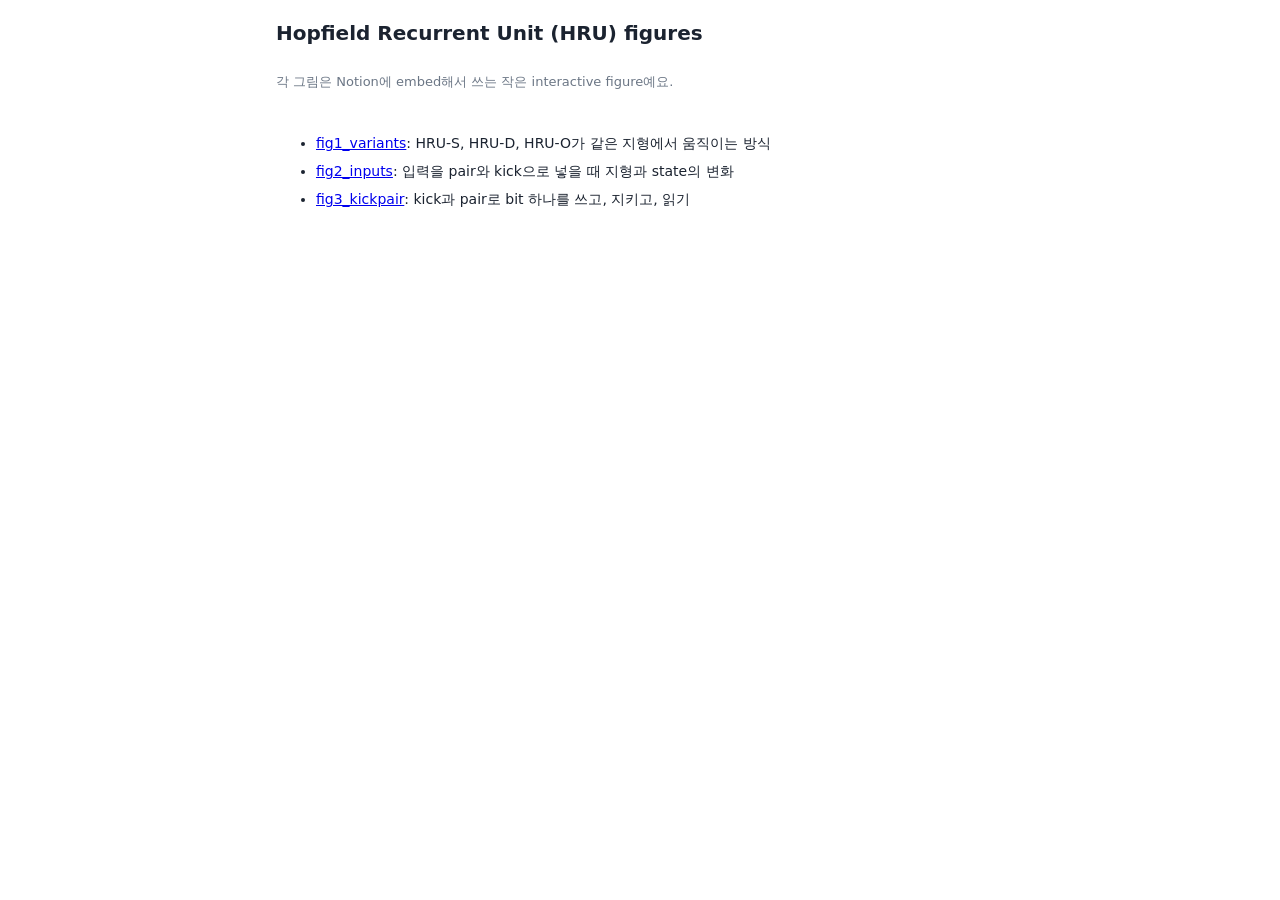
<file: index.html>
<!doctype html>
<html lang="ko">
<head>
<meta charset="utf-8">
<meta name="viewport" content="width=device-width, initial-scale=1">
<title>HRU figures</title>
<link rel="stylesheet" href="common.css">
</head>
<body>
<div class="wrap">
  <h1 style="font-size:20px;margin:6px 0 0">Hopfield Recurrent Unit (HRU) figures</h1>
  <p class="note">각 그림은 Notion에 embed해서 쓰는 작은 interactive figure예요.</p>
  <ul style="line-height:2">
    <li><a href="fig1_variants.html">fig1_variants</a>: HRU-S, HRU-D, HRU-O가 같은 지형에서 움직이는 방식</li>
    <li><a href="fig2_inputs.html">fig2_inputs</a>: 입력을 pair와 kick으로 넣을 때 지형과 state의 변화</li>
    <li><a href="fig3_kickpair.html">fig3_kickpair</a>: kick과 pair로 bit 하나를 쓰고, 지키고, 읽기</li>
  </ul>
</div>
</body>
</html>
</file>
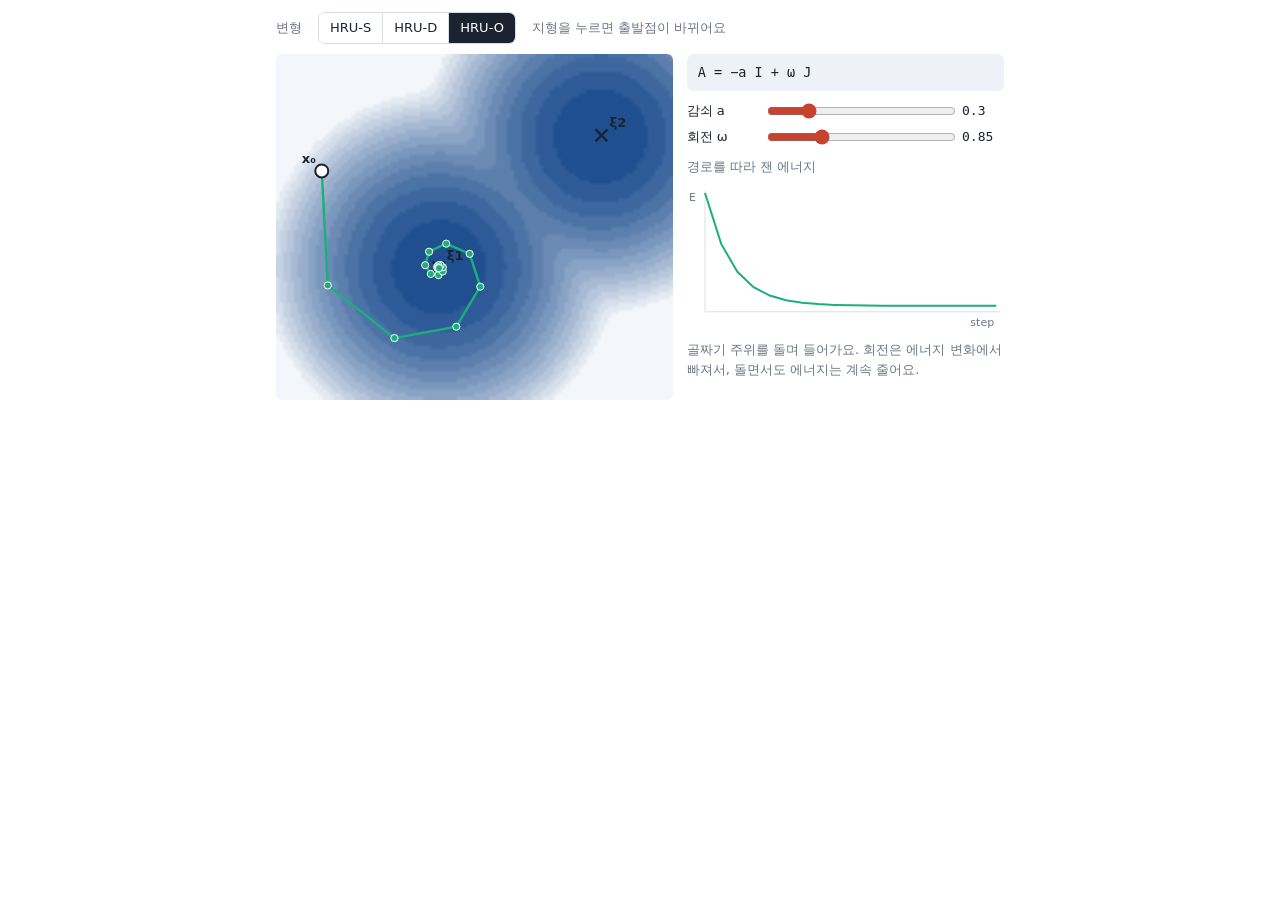
<file: fig1_variants.html>
<!doctype html>
<html lang="ko">
<head>
<meta charset="utf-8">
<meta name="viewport" content="width=device-width, initial-scale=1">
<title>HRU 변형별 움직임</title>
<link rel="stylesheet" href="common.css">
</head>
<body>
<div class="wrap">
  <div class="row">
    <span class="lbl">변형</span>
    <div class="seg" id="var" role="group" aria-label="HRU 변형"></div>
    <span class="note">지형을 누르면 출발점이 바뀌어요</span>
  </div>
  <div class="fig">
    <canvas id="map" aria-label="에너지 지형과 경로"></canvas>
    <div style="display:flex;flex-direction:column;gap:10px;min-width:0">
      <div class="read mono" id="eqA"></div>
      <div id="sliders" style="display:flex;flex-direction:column;gap:6px"></div>
      <div class="lbl">경로를 따라 잰 에너지</div>
      <canvas id="en" aria-label="에너지 변화"></canvas>
      <div class="note" id="say"></div>
    </div>
  </div>
</div>
<script src="common.js"></script>
<script>
(function () {
  var XI = [[0, 0], [3.2, 2.6]], B = 1, BOX = [-3.2, 4.6, -2.6, 4.2], STEPS = 18;
  var st = { v: "O", x0: [-2.3, 1.9], a: 0.45, af: 1.6, as: 0.12, ao: 0.3, w: 0.85 };
  var SL = {
    S: [["a", "감쇠 a", 0.05, 2, 0.05]],
    D: [["af", "빠른 방향", 0.05, 3, 0.05], ["as", "느린 방향", 0.01, 1, 0.01]],
    O: [["ao", "감쇠 a", 0, 1.5, 0.05], ["w", "회전 ω", 0, 3.1, 0.05]]
  };
  var EQ = { S: "A = −a I", D: "A = diag(−a_fast, −a_slow)", O: "A = −a I + ω J" };
  var SAY = {
    S: "모든 방향이 같은 속도라 골짜기로 곧게 들어가요.",
    D: "빠른 방향을 먼저 거의 다 가고, 느린 방향으로 천천히 내려가요.",
    O: "골짜기 주위를 돌며 들어가요. 회전은 에너지 변화에서 빠져서, 돌면서도 에너지는 계속 줄어요."
  };
  function P() {                                   // e^A for the current variant
    if (st.v === "S") { var e = Math.exp(-st.a); return [[e, 0], [0, e]]; }
    if (st.v === "D") return [[Math.exp(-st.af), 0], [0, Math.exp(-st.as)]];
    var r = Math.exp(-st.ao); return [[r * Math.cos(st.w), -r * Math.sin(st.w)], [r * Math.sin(st.w), r * Math.cos(st.w)]];
  }
  function path() {
    var M = P(), xs = [st.x0.slice()];
    for (var t = 0; t < STEPS; t++) {
      var x = xs[xs.length - 1], y = HRU.target2(x, XI, B), d = [x[0] - y[0], x[1] - y[1]];
      xs.push([y[0] + M[0][0] * d[0] + M[0][1] * d[1], y[1] + M[1][0] * d[0] + M[1][1] * d[1]]);
    }
    return xs;
  }
  function sliders() {
    var host = document.getElementById("sliders"); host.innerHTML = "";
    SL[st.v].forEach(function (s) {
      var id = "sl-" + s[0];
      host.insertAdjacentHTML("beforeend", '<div class="slider"><label for="' + id + '">' + s[1] + '</label><input type="range" id="' + id +
        '" min="' + s[2] + '" max="' + s[3] + '" step="' + s[4] + '" value="' + st[s[0]] + '"><span class="mono" id="' + id + '-v">' + st[s[0]] + '</span></div>');
      var el = document.getElementById(id);
      el.addEventListener("input", function () { st[s[0]] = +el.value; document.getElementById(id + "-v").textContent = el.value; draw(); });
    });
  }
  function draw() {
    var col = HRU.css("--" + st.v.toLowerCase()), ink = HRU.css("--ink"), muted = HRU.css("--muted");
    var o = HRU.prep(document.getElementById("map"), (BOX[3] - BOX[2]) / (BOX[1] - BOX[0])), c = o.ctx, V = HRU.view(o.W, o.H, BOX);
    HRU.heat(c, o.W, o.H, BOX, function (p) { return HRU.energy2(p, XI, B); });
    XI.forEach(function (p, k) { HRU.cross(c, V.X(p[0]), V.Y(p[1]), 6, ink); HRU.text(c, "ξ" + (k + 1), V.X(p[0]) + 8, V.Y(p[1]) - 8, ink, 13, 600); });
    var xs = path();
    c.save(); c.strokeStyle = col; c.lineWidth = 2.4; c.beginPath();
    xs.forEach(function (p, i) { if (i) c.lineTo(V.X(p[0]), V.Y(p[1])); else c.moveTo(V.X(p[0]), V.Y(p[1])); }); c.stroke(); c.restore();
    xs.slice(1).forEach(function (p) { HRU.dot(c, V.X(p[0]), V.Y(p[1]), 3.6, col, HRU.css("--bg"), 1); });
    HRU.dot(c, V.X(st.x0[0]), V.Y(st.x0[1]), 6.5, HRU.css("--bg"), ink, 2);
    HRU.text(c, "x₀", V.X(st.x0[0]) - 20, V.Y(st.x0[1]) - 8, ink, 13, 600);
    // energy along the path
    var q = HRU.prep(document.getElementById("en"), 0.45), g = q.ctx, Es = xs.map(function (p) { return HRU.energy2(p, XI, B); });
    var mx = Math.max.apply(null, Es), mn = Math.min.apply(null, Es), pad = 18;
    g.strokeStyle = HRU.css("--line"); g.lineWidth = 1; g.beginPath(); g.moveTo(pad, 4); g.lineTo(pad, q.H - pad); g.lineTo(q.W - 4, q.H - pad); g.stroke();
    g.strokeStyle = col; g.lineWidth = 2; g.beginPath();
    Es.forEach(function (e, i) {
      var x = pad + (q.W - pad - 8) * i / STEPS, y = 6 + (q.H - pad - 12) * (1 - (e - mn) / ((mx - mn) || 1));
      if (i) g.lineTo(x, y); else g.moveTo(x, y);
    }); g.stroke();
    HRU.text(g, "step", q.W - 34, q.H - 4, muted, 11); HRU.text(g, "E", 2, 14, muted, 11);
    document.getElementById("eqA").textContent = EQ[st.v];
    document.getElementById("say").textContent = SAY[st.v];
  }
  HRU.seg(document.getElementById("var"), [{ k: "S", n: "HRU-S" }, { k: "D", n: "HRU-D" }, { k: "O", n: "HRU-O" }], st.v, function (k) { st.v = k; sliders(); draw(); });
  document.getElementById("map").addEventListener("click", function (ev) {
    var r = ev.target.getBoundingClientRect();
    st.x0 = [BOX[0] + (ev.clientX - r.left) / r.width * (BOX[1] - BOX[0]), BOX[3] - (ev.clientY - r.top) / r.height * (BOX[3] - BOX[2])];
    draw();
  });
  sliders(); draw(); HRU.onResize(draw);
})();
</script>
</body>
</html>
</file>
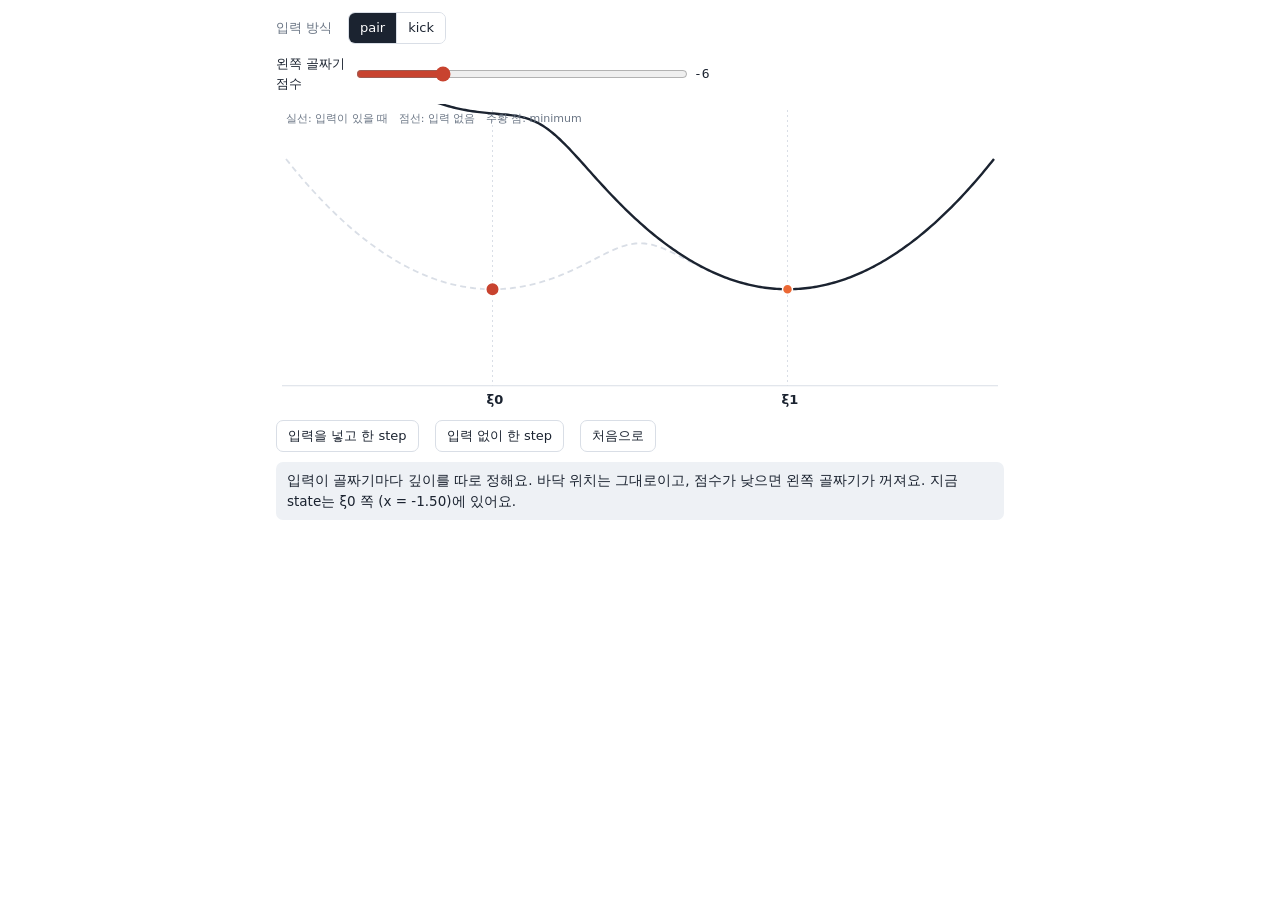
<file: fig2_inputs.html>
<!doctype html>
<html lang="ko">
<head>
<meta charset="utf-8">
<meta name="viewport" content="width=device-width, initial-scale=1">
<title>HRU 입력 방식</title>
<link rel="stylesheet" href="common.css">
</head>
<body>
<div class="wrap">
  <div class="row">
    <span class="lbl">입력 방식</span>
    <div class="seg" id="mode" role="group" aria-label="입력 방식"></div>
  </div>
  <div class="slider" style="max-width:460px"><label for="amt" id="amt-l">세기</label><input type="range" id="amt"><span class="mono" id="amt-v"></span></div>
  <canvas id="cv" aria-label="골짜기 두 개의 에너지"></canvas>
  <div class="row">
    <button class="btn" id="go">입력을 넣고 한 step</button>
    <button class="btn" id="rest">입력 없이 한 step</button>
    <button class="btn" id="reset">처음으로</button>
  </div>
  <div class="read" id="say"></div>
</div>
<script src="common.js"></script>
<script>
(function () {
  var XI = [[-1.5, 0], [1.5, 0]], B = 1, PHI = 0.35, BOX = [-3.6, 3.6];
  var MODES = {
    pair: { n: "pair", l: "왼쪽 골짜기 점수", min: -8, max: 0, step: 0.5, v: -6,
            say: "입력이 골짜기마다 깊이를 따로 정해요. 바닥 위치는 그대로이고, 점수가 낮으면 왼쪽 골짜기가 꺼져요." },
    kick: { n: "kick", l: "미는 거리 k", min: -3, max: 3, step: 0.1, v: 2,
            say: "입력이 state를 한 번 밀고, 지형은 그대로예요. 민 자리에서 가까운 골짜기로 내려가요." }
  };
  var st = { m: "pair", x: -1.5, trail: [-1.5], on: false };
  function S(on) { return st.m === "pair" && on ? [MODES.pair.v, 0] : [0, 0]; }
  function E(x, on) { return HRU.energy2([x, 0], XI, B, S(on)); }
  function step(on) {
    var x = st.x;
    if (on && st.m === "kick") x += MODES.kick.v;
    var y = HRU.target2([x, 0], XI, B, S(on))[0];
    st.x = y + PHI * (x - y); st.on = on;
    st.trail.push(st.x); if (st.trail.length > 8) st.trail.shift();
    draw();
  }
  function minima(on) {
    var out = [], N = 1200, prev = E(BOX[0], on), cur = E(BOX[0] + 7.2 / N, on);
    for (var i = 2; i <= N; i++) {
      var x = BOX[0] + 7.2 * i / N, nxt = E(x, on);
      if (cur < prev && cur < nxt) out.push(BOX[0] + 7.2 * (i - 1) / N);
      prev = cur; cur = nxt;
    }
    return out;
  }
  function draw() {
    var o = HRU.prep(document.getElementById("cv"), 0.42), c = o.ctx, W = o.W, H = o.H;
    var ink = HRU.css("--ink"), muted = HRU.css("--muted"), line = HRU.css("--line"), acc = HRU.css("--accent"), dc = HRU.css("--d");
    var lo = -1.6, hi = 3.0, X = function (x) { return 10 + (x - BOX[0]) / 7.2 * (W - 20); }, Y = function (e) { return 8 + (hi - e) / (hi - lo) * (H - 34); };
    c.strokeStyle = line; c.lineWidth = 1; c.beginPath(); c.moveTo(6, H - 24); c.lineTo(W - 6, H - 24); c.stroke();
    XI.forEach(function (p, k) {
      c.setLineDash([2, 3]); c.beginPath(); c.moveTo(X(p[0]), 6); c.lineTo(X(p[0]), H - 24); c.stroke(); c.setLineDash([]);
      HRU.text(c, "ξ" + k, X(p[0]) - 6, H - 6, ink, 13, 600);
    });
    function curve(on, color, dash, lw) {
      c.save(); c.strokeStyle = color; c.lineWidth = lw; if (dash) c.setLineDash(dash); c.beginPath();
      for (var i = 0; i <= 300; i++) { var x = BOX[0] + 7.2 * i / 300, y = Y(E(x, on)); if (i) c.lineTo(X(x), y); else c.moveTo(X(x), y); }
      c.stroke(); c.restore();
    }
    var shown = st.m === "kick" ? false : true;
    curve(false, line, [6, 4], 1.8);
    if (shown) curve(true, ink, null, 2.4); else curve(false, ink, null, 2.4);
    minima(shown).forEach(function (x) { HRU.dot(c, X(x), Y(E(x, shown)), 5, dc, HRU.css("--bg"), 1.5); });
    if (st.m === "kick") {
      var k = MODES.kick.v, a = X(st.x), b = X(st.x + k), yy = Y(E(st.x, false)) - 16;
      c.strokeStyle = acc; c.lineWidth = 1.8; c.beginPath(); c.moveTo(a, yy); c.lineTo(b, yy); c.stroke();
      c.beginPath(); c.moveTo(b, yy); c.lineTo(b - 7 * Math.sign(k || 1), yy - 4); c.lineTo(b - 7 * Math.sign(k || 1), yy + 4); c.closePath(); c.fillStyle = acc; c.fill();
      HRU.text(c, "다음 kick", Math.min(a, b), yy - 6, acc, 11);
    }
    st.trail.slice(0, -1).forEach(function (x) { HRU.dot(c, X(x), Y(E(x, shown && st.on)), 3, null, acc, 1.5); });
    HRU.dot(c, X(st.x), Y(E(st.x, shown && st.on)), 7, acc, HRU.css("--bg"), 2);
    HRU.text(c, "실선: 입력이 있을 때   점선: 입력 없음   주황 점: minimum", 10, 18, muted, 11);
    var well = st.x < 0 ? "ξ0" : "ξ1";
    document.getElementById("say").textContent = MODES[st.m].say + " 지금 state는 " + well + " 쪽 (x = " + st.x.toFixed(2) + ")에 있어요.";
  }
  function setMode(m) {
    st.m = m; var md = MODES[m], el = document.getElementById("amt");
    el.min = md.min; el.max = md.max; el.step = md.step; el.value = md.v;
    document.getElementById("amt-l").textContent = md.l; document.getElementById("amt-v").textContent = md.v;
    st.x = -1.5; st.trail = [-1.5]; st.on = false; draw();
  }
  HRU.seg(document.getElementById("mode"), Object.keys(MODES).map(function (k) { return { k: k, n: MODES[k].n }; }), st.m, setMode);
  document.getElementById("amt").addEventListener("input", function (ev) {
    MODES[st.m].v = +ev.target.value; document.getElementById("amt-v").textContent = ev.target.value; draw();
  });
  document.getElementById("go").addEventListener("click", function () { step(true); });
  document.getElementById("rest").addEventListener("click", function () { step(false); });
  document.getElementById("reset").addEventListener("click", function () { setMode(st.m); });
  setMode("pair"); HRU.onResize(draw);
})();
</script>
</body>
</html>
</file>
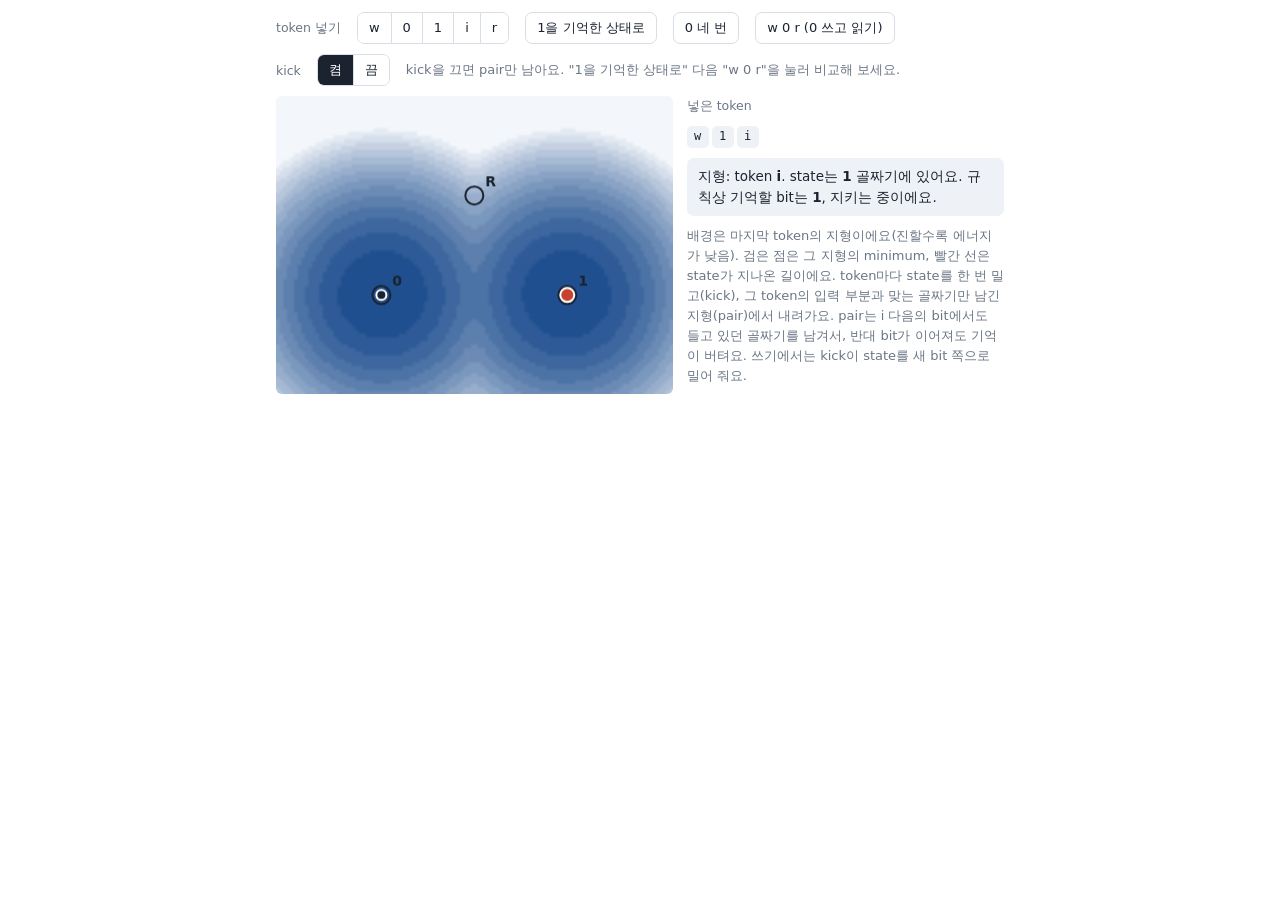
<file: fig3_kickpair.html>
<!doctype html>
<html lang="ko">
<head>
<meta charset="utf-8">
<meta name="viewport" content="width=device-width, initial-scale=1">
<title>Kick과 pair로 bit 기억하기</title>
<link rel="stylesheet" href="common.css">
</head>
<body>
<div class="wrap">
  <div class="row">
    <span class="lbl">token 넣기</span>
    <div class="seg" id="tok" role="group" aria-label="token"></div>
    <button class="btn" id="reset">1을 기억한 상태로</button>
    <button class="btn" id="rep0">0 네 번</button>
    <button class="btn" id="w0">w 0 r (0 쓰고 읽기)</button>
  </div>
  <div class="row">
    <span class="lbl">kick</span>
    <div class="seg" id="kick" role="group" aria-label="kick 켜고 끄기"></div>
    <span class="note">kick을 끄면 pair만 남아요. "1을 기억한 상태로" 다음 "w 0 r"을 눌러 비교해 보세요.</span>
  </div>
  <div class="fig">
    <canvas id="map" aria-label="token의 에너지 지형"></canvas>
    <div style="display:flex;flex-direction:column;gap:10px;min-width:0">
      <div class="lbl">넣은 token</div>
      <div class="hist" id="hist"></div>
      <div class="read" id="say"></div>
      <div class="note">배경은 마지막 token의 지형이에요(진할수록 에너지가 낮음). 검은 점은 그 지형의 minimum, 빨간 선은 state가 지나온 길이에요.
        token마다 state를 한 번 밀고(kick), 그 token의 입력 부분과 맞는 골짜기만 남긴 지형(pair)에서 내려가요.
        pair는 i 다음의 bit에서도 들고 있던 골짜기를 남겨서, 반대 bit가 이어져도 기억이 버텨요. 쓰기에서는 kick이 state를 새 bit 쪽으로 밀어 줘요.</div>
    </div>
  </div>
</div>
<script src="common.js"></script>
<script>
(function () {
  var XI = [[-1.5, 0], [1.5, 0], [0, 1.6]], NM = ["0", "1", "R"], B = 2, PHI = 0.2, BOX = [-3.2, 3.2, -1.6, 3.2];
  // input part of each token as scores for patterns 0, 1, R (-beta |z_u - kappa_mu|^2, relative) and the kick B u
  var SC = { w: [-20, -20, 0], "0": [2, 0, -20], "1": [0, 2, -20], i: [0, 0, -20], r: [0, 0, -20] };   // with this small bit preference the write needs the kick
  var KICK = { w: [0, 0.8], "0": [-0.6, 0], "1": [0.6, 0], i: [0, 0], r: [0, 0] };
  var st, kickOn = true;
  function step(x, u) {
    var k = kickOn ? KICK[u] : [0, 0], xp = [x[0] + k[0], x[1] + k[1]], y = HRU.target2(xp, XI, B, SC[u]);
    return [y[0] + PHI * (xp[0] - y[0]), y[1] + PHI * (xp[1] - y[1])];
  }
  function nearest(x) { var b = 0, bd = Infinity; XI.forEach(function (p, k) { var d = (x[0] - p[0]) * (x[0] - p[0]) + (x[1] - p[1]) * (x[1] - p[1]); if (d < bd) { bd = d; b = k; } }); return b; }
  function isMin(c, s) {
    var w = HRU.weights2(c, XI, B, s), m = [0, 0], C = [0, 0, 0], k;
    for (k = 0; k < 3; k++) { m[0] += w[k] * XI[k][0]; m[1] += w[k] * XI[k][1]; }
    for (k = 0; k < 3; k++) { var dx = XI[k][0] - m[0], dy = XI[k][1] - m[1]; C[0] += w[k] * dx * dx; C[1] += w[k] * dx * dy; C[2] += w[k] * dy * dy; }
    var a = 1 - 2 * B * C[0], d = 1 - 2 * B * C[2], b = -2 * B * C[1];
    return a > 0 && a * d - b * b > 0;
  }
  function minima(u) {
    var out = [];
    XI.forEach(function (p) { [[0.07, 0.05], [-0.06, 0.08]].forEach(function (e) {
      var c = [p[0] + e[0], p[1] + e[1]]; for (var i = 0; i < 300; i++) c = HRU.target2(c, XI, B, SC[u]);
      if (isMin(c, SC[u]) && !out.some(function (q) { return Math.hypot(q[0] - c[0], q[1] - c[1]) < 1e-3; })) out.push(c);
    }); });
    return out;
  }
  function reset() {
    var x = [1.5, 0]; for (var i = 0; i < 30; i++) x = step(x, "i");
    st = { x: x, trail: [x], last: "i", mem: 1, write: false, hist: ["w", "1", "i"], ans: null }; draw();
  }
  function push(u) {
    st.x = step(st.x, u); st.trail.push(st.x); if (st.trail.length > 8) st.trail.shift();
    st.last = u; st.hist.push(u); if (st.hist.length > 14) st.hist.shift();
    if (u === "w") st.write = true; else if (u === "0" || u === "1") { if (st.write) st.mem = +u; st.write = false; } else st.write = false;
    st.ans = u === "r" ? (Math.hypot(st.x[0] - XI[0][0], st.x[1]) < Math.hypot(st.x[0] - XI[1][0], st.x[1]) ? 0 : 1) : null;
    draw();
  }
  function run(seq) {
    var reduce = window.matchMedia && window.matchMedia("(prefers-reduced-motion: reduce)").matches, i = 0;
    (function next() { if (i >= seq.length) return; push(seq[i++]); if (reduce) next(); else setTimeout(next, 450); })();
  }
  function draw() {
    var ink = HRU.css("--ink"), acc = HRU.css("--accent");
    var o = HRU.prep(document.getElementById("map"), (BOX[3] - BOX[2]) / (BOX[1] - BOX[0])), c = o.ctx, V = HRU.view(o.W, o.H, BOX);
    HRU.heat(c, o.W, o.H, BOX, function (p) { return HRU.energy2(p, XI, B, SC[st.last]); });
    minima(st.last).forEach(function (m) { HRU.dot(c, V.X(m[0]), V.Y(m[1]), 5, ink, HRU.css("--bg"), 2); });
    XI.forEach(function (p, k) {
      HRU.dot(c, V.X(p[0]), V.Y(p[1]), 9, null, ink, 2);
      HRU.text(c, NM[k], V.X(p[0]) + 11, V.Y(p[1]) - 9, ink, 14, 700);
    });
    c.save(); c.strokeStyle = acc; c.lineWidth = 2; c.globalAlpha = 0.85; c.beginPath();
    st.trail.forEach(function (p, i) { if (i) c.lineTo(V.X(p[0]), V.Y(p[1])); else c.moveTo(V.X(p[0]), V.Y(p[1])); }); c.stroke(); c.restore();
    st.trail.slice(0, -1).forEach(function (p) { HRU.dot(c, V.X(p[0]), V.Y(p[1]), 3, HRU.css("--bg"), acc, 1.5); });
    HRU.dot(c, V.X(st.x[0]), V.Y(st.x[1]), 7, acc, HRU.css("--bg"), 2);
    var h = document.getElementById("hist"); h.innerHTML = "";
    st.hist.forEach(function (t) { h.insertAdjacentHTML("beforeend", '<span class="tk">' + t + '</span>'); });
    var k = nearest(st.x), txt = (kickOn ? "" : "<b>kick 꺼짐</b>. ") + "지형: token <b>" + st.last + "</b>. state는 <b>" + NM[k] + "</b> 골짜기에 있어요. ";
    if (st.write) txt += "w 다음이라 다음 bit를 써요.";
    else txt += "규칙상 기억할 bit는 <b>" + st.mem + "</b>" + (k === 2 ? "." : (k === st.mem ? ", 지키는 중이에요." : ", 잃었어요."));
    if (st.ans !== null) txt += " r의 답: <b>" + st.ans + "</b>" + (st.ans === st.mem ? " (정답)" : " (오답)");
    if (!kickOn && st.ans !== null && st.ans !== st.mem) txt += " kick이 없으면 w 직후 state에 남은 이전 bit 쪽 잔여가 새 bit의 작은 점수 차이를 이겨서, 이전 골짜기로 다시 내려가요.";
    document.getElementById("say").innerHTML = txt;
  }
  HRU.seg(document.getElementById("tok"), ["w", "0", "1", "i", "r"].map(function (t) { return { k: t, n: t }; }), null, function (t) {
    push(t); Array.prototype.forEach.call(document.getElementById("tok").children, function (x) { x.setAttribute("aria-pressed", "false"); });
  });
  HRU.seg(document.getElementById("kick"), [{ k: "on", n: "켬" }, { k: "off", n: "끔" }], "on", function (k) { kickOn = k === "on"; reset(); });
  document.getElementById("reset").addEventListener("click", reset);
  document.getElementById("rep0").addEventListener("click", function () { run(["0", "0", "0", "0"]); });
  document.getElementById("w0").addEventListener("click", function () { run(["w", "0", "i", "r"]); });
  reset(); HRU.onResize(draw);
})();
</script>
</body>
</html>
</file>
<file: common.css>
/* Shared look for the small HRU figures embedded in Notion: a quiet surface, one accent per variant. */
:root {
  --bg: #ffffff; --ink: #1b2330; --muted: #6b7685; --line: #d9dee6; --chip: #eef1f5;
  --s: #2a78d6; --d: #eb6834; --o: #1baf7a; --accent: #c8432f; --map-lo: #1f4f8f; --map-hi: #f3f6fa;
  font-family: "Noto Sans KR", "Apple SD Gothic Neo", "Malgun Gothic", system-ui, sans-serif;
}
@media (prefers-color-scheme: dark) {
  :root { --bg: #191919; --ink: #e8ebef; --muted: #9aa4b2; --line: #343b45; --chip: #262b33;
          --s: #3987e5; --d: #d95926; --o: #199e70; --accent: #ff7a5c; --map-lo: #7cb8ff; --map-hi: #1f242b; color-scheme: dark; }
}
* { box-sizing: border-box; }
html, body { margin: 0; background: var(--bg); color: var(--ink); font-size: 14px; line-height: 1.55; }
.wrap { padding: 12px 16px 14px; display: flex; flex-direction: column; gap: 10px; max-width: 760px; margin: 0 auto; }
.row { display: flex; flex-wrap: wrap; gap: 8px 16px; align-items: center; }
.fig { display: grid; grid-template-columns: minmax(0, 1.25fr) minmax(0, 1fr); gap: 14px; align-items: start; }
@media (max-width: 560px) { .fig { grid-template-columns: minmax(0, 1fr); } }
canvas { width: 100%; display: block; border-radius: 6px; }
.seg { display: inline-flex; border: 1px solid var(--line); border-radius: 7px; overflow: hidden; }
.seg button, .btn { font: inherit; font-size: 13px; background: var(--bg); color: var(--ink); border: 0; padding: 5px 11px; cursor: pointer; }
.seg button + button { border-left: 1px solid var(--line); }
.seg button[aria-pressed="true"] { background: var(--ink); color: var(--bg); }
.btn { border: 1px solid var(--line); border-radius: 7px; }
.btn:hover, .seg button:hover { background: var(--chip); }
.seg button[aria-pressed="true"]:hover { background: var(--ink); }
button:focus-visible, input:focus-visible { outline: 2px solid var(--accent); outline-offset: 2px; }
.lbl { font-size: 12.5px; color: var(--muted); }
.mono { font-family: ui-monospace, "SFMono-Regular", Menlo, monospace; }
.slider { display: grid; grid-template-columns: 70px minmax(0, 1fr) 42px; gap: 8px; align-items: center; font-size: 13px; }
.slider input { width: 100%; accent-color: var(--accent); }
.note { font-size: 13px; color: var(--muted); }
.read { font-size: 13.5px; background: var(--chip); border-radius: 7px; padding: 8px 11px; }
.tk { font-family: ui-monospace, Menlo, monospace; font-size: 12px; min-width: 22px; height: 22px; display: inline-grid; place-items: center; border-radius: 5px; background: var(--chip); padding: 0 4px; }
.hist { display: flex; flex-wrap: wrap; gap: 3px; min-height: 22px; }
</file>
